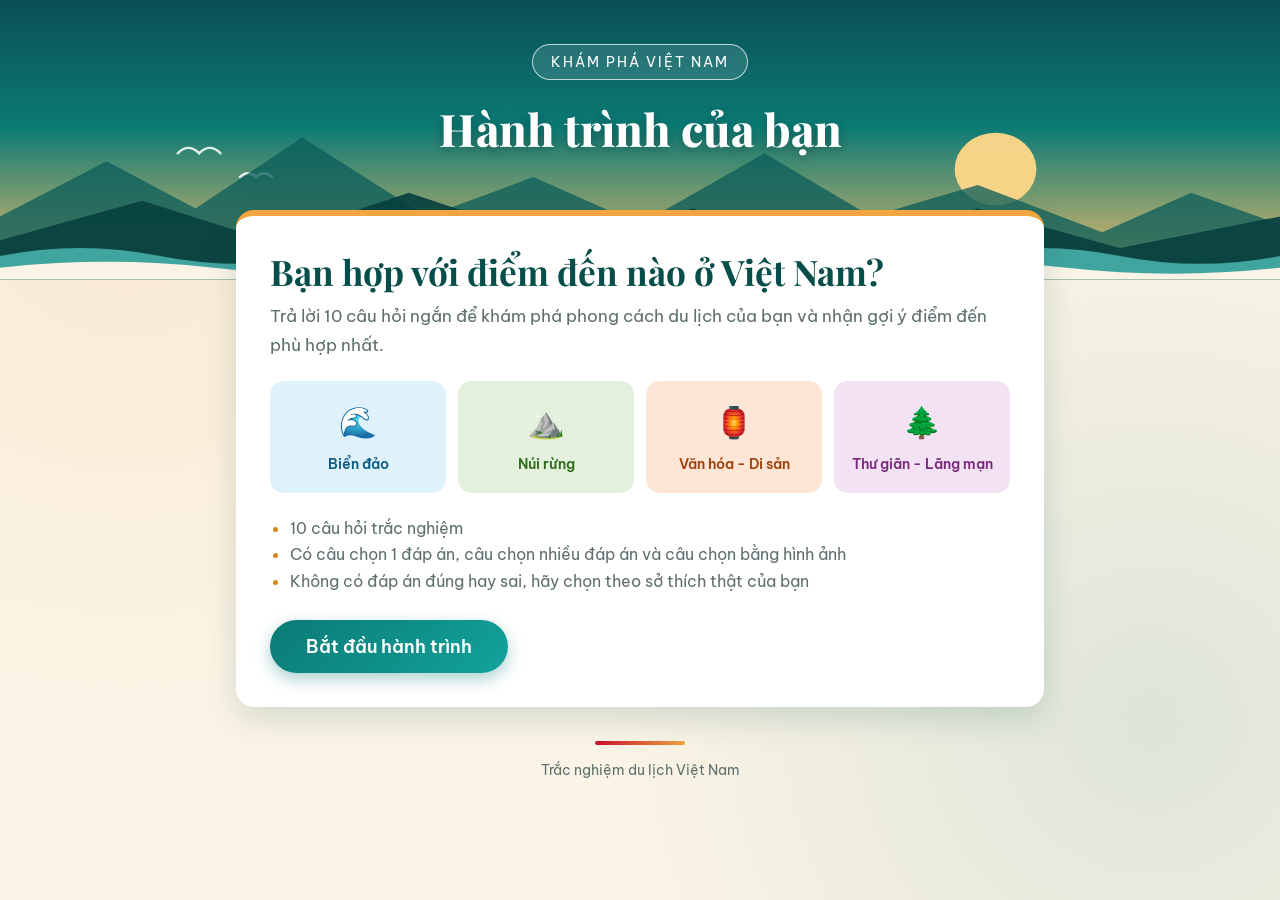
<file: index.html>
<!DOCTYPE html>
<html lang="vi">
<head>
  <meta charset="UTF-8">
  <meta name="viewport" content="width=device-width, initial-scale=1.0">
  <title>Bạn hợp với điểm đến nào ở Việt Nam?</title>
  <link rel="preconnect" href="https://fonts.googleapis.com">
  <link rel="preconnect" href="https://fonts.gstatic.com" crossorigin>
  <link href="https://fonts.googleapis.com/css2?family=Be+Vietnam+Pro:wght@400;500;600;700&family=Playfair+Display:wght@600;700;800&display=swap" rel="stylesheet">
  <link rel="stylesheet" href="style.css">
</head>
<body>

  <header class="hero">
    <div class="hero-text">
      <span class="hero-badge">Khám phá Việt Nam</span>
      <p class="hero-title">Hành trình của bạn</p>
    </div>

    <svg class="hero-art" viewBox="0 0 1440 220" preserveAspectRatio="none" aria-hidden="true">
      <circle class="sun" cx="1120" cy="80" r="46"/>
      <path class="bird" d="M200 60 q12 -14 24 0 q12 -14 24 0" />
      <path class="bird" d="M270 90 q9 -10 18 0 q9 -10 18 0" />
      <path class="mountain m1" d="M0 220 L0 140 L120 70 L220 130 L340 40 L480 140 L600 90 L720 150 L860 60 L980 140 L1100 100 L1240 160 L1340 110 L1440 150 L1440 220 Z"/>
      <path class="mountain m2" d="M0 220 L0 170 L160 120 L300 170 L460 110 L620 170 L780 130 L940 180 L1100 130 L1260 180 L1440 140 L1440 220 Z"/>
      <path class="wave w1" d="M0 190 Q90 170 180 190 T360 190 T540 190 T720 190 T900 190 T1080 190 T1260 190 T1440 190 L1440 220 L0 220 Z"/>
      <path class="wave w2" d="M0 205 Q120 190 240 205 T480 205 T720 205 T960 205 T1200 205 T1440 205 L1440 220 L0 220 Z"/>
    </svg>
  </header>

  <main class="container">

    <section id="screen-start" class="card screen active">
      <h1>Bạn hợp với điểm đến nào ở Việt Nam?</h1>
      <p class="lead">Trả lời 10 câu hỏi ngắn để khám phá phong cách du lịch của bạn và nhận gợi ý điểm đến phù hợp nhất.</p>

      <div class="style-chips">
        <div class="chip chip-bien"><span class="chip-icon">🌊</span><span>Biển đảo</span></div>
        <div class="chip chip-nui"><span class="chip-icon">⛰️</span><span>Núi rừng</span></div>
        <div class="chip chip-disan"><span class="chip-icon">🏮</span><span>Văn hóa - Di sản</span></div>
        <div class="chip chip-dalat"><span class="chip-icon">🌲</span><span>Thư giãn - Lãng mạn</span></div>
      </div>

      <ul class="hint">
        <li>10 câu hỏi trắc nghiệm</li>
        <li>Có câu chọn 1 đáp án, câu chọn nhiều đáp án và câu chọn bằng hình ảnh</li>
        <li>Không có đáp án đúng hay sai, hãy chọn theo sở thích thật của bạn</li>
      </ul>
      <button id="btn-start" class="btn primary big">Bắt đầu hành trình</button>
    </section>

    <section id="screen-quiz" class="card screen">
      <div class="progress-wrap">
        <div class="progress-text" id="progress-text">Câu 1/10</div>
        <div class="progress"><div class="progress-bar" id="progress-bar"></div></div>
      </div>
      <h2 id="question-text"></h2>
      <p class="note" id="question-note"></p>
      <div id="options" class="options"></div>
      <div class="nav">
        <button id="btn-prev" class="btn ghost">Quay lại</button>
        <button id="btn-next" class="btn primary" disabled>Tiếp theo</button>
      </div>
    </section>

    <section id="screen-result" class="card screen">
      <p class="result-label">Kết quả của bạn</p>
      <h2 id="result-title"></h2>
      <img id="result-image" class="result-image" alt="">
      <p id="result-desc" class="result-desc"></p>
      <div class="places">
        <h3>Địa điểm gợi ý</h3>
        <ul id="result-places"></ul>
      </div>
      <div class="breakdown">
        <h3>Mức độ phù hợp với từng phong cách</h3>
        <div id="result-bars"></div>
      </div>
      <button id="btn-restart" class="btn primary big">Làm lại bài trắc nghiệm</button>
    </section>

  </main>

  <footer class="footer">
    <div class="footer-line"></div>
    <p>Trắc nghiệm du lịch Việt Nam</p>
  </footer>

  <script src="java.js"></script>
</body>
</html>
</file>
<file: style.css>
:root {
  --teal: #0b7a75;
  --teal-dark: #064e4a;
  --teal-light: #e3f3f1;
  --gold: #f2a541;
  --gold-dark: #d9871a;
  --red: #c8102e;
  --sand: #fbf4e6;
  --text: #1f2d2c;
  --muted: #5d6f6e;
  --border: #d3e2e0;
  --shadow: 0 12px 32px rgba(6, 78, 74, 0.16);
  --radius: 18px;
}

* { box-sizing: border-box; }

body {
  margin: 0;
  font-family: "Be Vietnam Pro", "Segoe UI", Roboto, Arial, sans-serif;
  color: var(--text);
  line-height: 1.65;
  min-height: 100vh;
  background:
    radial-gradient(circle at 10% 20%, rgba(242, 165, 65, 0.12), transparent 40%),
    radial-gradient(circle at 90% 80%, rgba(11, 122, 117, 0.12), transparent 40%),
    var(--sand);
}

.hero {
  position: relative;
  height: 280px;
  background: linear-gradient(180deg, #0a4f56 0%, #0b7a75 45%, #f6c06a 100%);
  overflow: hidden;
}

.hero-text {
  position: relative;
  z-index: 2;
  text-align: center;
  padding-top: 44px;
  color: #fff;
}
.hero-badge {
  display: inline-block;
  padding: 6px 18px;
  border: 1.5px solid rgba(255, 255, 255, 0.7);
  border-radius: 99px;
  font-size: 0.85rem;
  letter-spacing: 2px;
  text-transform: uppercase;
  backdrop-filter: blur(4px);
  background: rgba(255, 255, 255, 0.12);
}
.hero-title {
  margin: 12px 0 0;
  font-family: "Playfair Display", Georgia, serif;
  font-size: 2.8rem;
  font-weight: 800;
  text-shadow: 0 3px 12px rgba(0, 0, 0, 0.3);
}

.hero-art {
  position: absolute;
  left: 0;
  bottom: 0;
  width: 100%;
  height: 62%;
}
.hero-art .sun { fill: #ffd98a; opacity: 0.95; }
.hero-art .bird { fill: none; stroke: #fff; stroke-width: 3; stroke-linecap: round; opacity: 0.85; }
.hero-art .m1 { fill: #0a5d5a; opacity: 0.75; }
.hero-art .m2 { fill: #07403f; opacity: 0.9; }
.hero-art .w1 { fill: #49b6b0; opacity: 0.85; animation: drift 7s ease-in-out infinite alternate; }
.hero-art .w2 { fill: #fbf4e6; animation: drift 5s ease-in-out infinite alternate-reverse; }

@keyframes drift {
  from { transform: translateX(-14px); }
  to   { transform: translateX(14px); }
}

.container {
  max-width: 840px;
  margin: -70px auto 0;
  padding: 0 16px 24px;
  position: relative;
  z-index: 3;
}

.card {
  background: #fff;
  border-radius: var(--radius);
  padding: 34px;
  box-shadow: var(--shadow);
  border-top: 6px solid var(--gold);
}

.screen { display: none; }
.screen.active { display: block; animation: fadeUp 0.5s ease both; }

@keyframes fadeUp {
  from { opacity: 0; transform: translateY(18px); }
  to   { opacity: 1; transform: translateY(0); }
}

h1, h2, h3 { font-family: "Playfair Display", Georgia, serif; color: var(--teal-dark); }
h1 { margin: 0 0 8px; font-size: 2.2rem; line-height: 1.25; }
h2 { margin: 8px 0 6px; font-size: 1.55rem; line-height: 1.35; }
h3 { margin: 22px 0 10px; font-size: 1.15rem; }

.lead { font-size: 1.08rem; color: var(--muted); margin-top: 0; }

.style-chips {
  display: grid;
  grid-template-columns: repeat(4, 1fr);
  gap: 12px;
  margin: 22px 0;
}
.chip {
  display: flex;
  flex-direction: column;
  align-items: center;
  gap: 6px;
  padding: 16px 8px;
  border-radius: 14px;
  font-weight: 600;
  font-size: 0.9rem;
  text-align: center;
  transition: transform 0.2s;
}
.chip:hover { transform: translateY(-4px) rotate(-1deg); }
.chip-icon { font-size: 1.9rem; }
.chip-bien   { background: #dff2fb; color: #0b5c80; }
.chip-nui    { background: #e3f1dc; color: #2f6a1d; }
.chip-disan  { background: #fde6d6; color: #a2410b; }
.chip-dalat  { background: #f3e2f3; color: #7a2a7d; }

.hint { color: var(--muted); padding-left: 20px; margin: 0 0 26px; }
.hint li::marker { color: var(--gold-dark); }

.note { color: var(--gold-dark); font-weight: 600; margin: 0 0 8px; min-height: 1.2em; }

.btn {
  font-family: inherit;
  border: none;
  border-radius: 12px;
  padding: 12px 26px;
  font-size: 1rem;
  font-weight: 600;
  cursor: pointer;
  transition: transform 0.15s, box-shadow 0.2s, background 0.2s, opacity 0.2s;
}
.btn:hover:not(:disabled) { transform: translateY(-2px); }
.btn.primary {
  background: linear-gradient(135deg, var(--teal), #12a39b);
  color: #fff;
  box-shadow: 0 6px 16px rgba(11, 122, 117, 0.35);
}
.btn.primary:hover:not(:disabled) { box-shadow: 0 10px 22px rgba(11, 122, 117, 0.45); }
.btn.ghost { background: #fff; color: var(--teal); border: 2px solid var(--teal); }
.btn.ghost:hover { background: var(--teal-light); }
.btn.big { padding: 15px 36px; font-size: 1.1rem; border-radius: 99px; }
.btn:disabled { opacity: 0.4; cursor: not-allowed; box-shadow: none; }

/* ========== THANH TIẾN TRÌNH ========== */
.progress-wrap { margin-bottom: 20px; }
.progress-text { font-size: 0.9rem; font-weight: 600; color: var(--teal); margin-bottom: 8px; }
.progress { height: 10px; background: var(--teal-light); border-radius: 99px; overflow: hidden; }
.progress-bar {
  height: 100%;
  width: 0;
  background: linear-gradient(90deg, var(--gold), #ffd07a);
  border-radius: 99px;
  transition: width 0.4s ease;
}

.options { display: grid; gap: 12px; margin: 16px 0 26px; }

.option {
  display: flex;
  align-items: center;
  gap: 14px;
  padding: 15px 18px;
  border: 2px solid var(--border);
  border-radius: 14px;
  cursor: pointer;
  background: #fff;
  transition: transform 0.15s, border-color 0.2s, background 0.2s, box-shadow 0.2s;
  animation: fadeUp 0.4s ease both;
}
.option:nth-child(2) { animation-delay: 0.05s; }
.option:nth-child(3) { animation-delay: 0.1s; }
.option:nth-child(4) { animation-delay: 0.15s; }
.option:nth-child(5) { animation-delay: 0.2s; }

.option:hover {
  border-color: var(--teal);
  transform: translateX(4px);
  box-shadow: 0 6px 14px rgba(11, 122, 117, 0.12);
}
.option.selected {
  border-color: var(--teal);
  background: linear-gradient(135deg, #e3f3f1, #f2fbf9);
  box-shadow: 0 6px 16px rgba(11, 122, 117, 0.2);
}

.option .mark {
  width: 24px; height: 24px; flex-shrink: 0;
  border: 2px solid var(--teal);
  border-radius: 50%;
  position: relative;
  background: #fff;
  transition: background 0.2s;
}
.option.multi .mark { border-radius: 7px; }
.option.selected .mark { background: var(--teal); }
.option.selected .mark::after {
  content: "";
  position: absolute;
  left: 7px; top: 3px;
  width: 6px; height: 11px;
  border: solid #fff;
  border-width: 0 2.5px 2.5px 0;
  transform: rotate(45deg);
}

.options.image-grid { grid-template-columns: repeat(2, 1fr); }
.option.image-option {
  flex-direction: column;
  align-items: stretch;
  padding: 8px;
  gap: 8px;
  position: relative;
  overflow: hidden;
}
.option.image-option:hover { transform: translateY(-4px); }
.option.image-option img,
.option.image-option .img-missing {
  width: 100%;
  height: 180px;
  object-fit: cover;
  border-radius: 10px;
  display: block;
  transition: transform 0.4s;
}
.option.image-option:hover img { transform: scale(1.04); }
.option.image-option .caption { text-align: center; font-weight: 600; padding-bottom: 4px; }
.option.image-option.selected::after {
  content: "✓";
  position: absolute;
  top: 14px; right: 14px;
  width: 32px; height: 32px;
  display: flex; align-items: center; justify-content: center;
  background: var(--teal);
  color: #fff;
  border-radius: 50%;
  font-weight: 700;
  box-shadow: 0 4px 10px rgba(0, 0, 0, 0.3);
}

.img-missing {
  display: flex;
  align-items: center;
  justify-content: center;
  text-align: center;
  background: repeating-linear-gradient(45deg, #e8f1f0, #e8f1f0 10px, #dbe9e7 10px, #dbe9e7 20px);
  color: var(--muted);
  font-size: 0.85rem;
  padding: 8px;
}

.nav { display: flex; justify-content: space-between; gap: 12px; }

#screen-result { text-align: center; }
#screen-result.active { animation: popIn 0.6s cubic-bezier(0.2, 0.9, 0.3, 1.2) both; }

@keyframes popIn {
  from { opacity: 0; transform: scale(0.94); }
  to   { opacity: 1; transform: scale(1); }
}

.result-label {
  display: inline-block;
  margin: 0;
  padding: 5px 16px;
  background: var(--gold);
  color: #fff;
  border-radius: 99px;
  font-weight: 700;
  font-size: 0.8rem;
  text-transform: uppercase;
  letter-spacing: 1.5px;
}
#result-title { font-size: 1.9rem; color: var(--red); margin: 14px 0; }

.result-image {
  width: 100%;
  height: 340px;
  object-fit: cover;
  border-radius: 16px;
  margin: 8px 0 16px;
  border: 6px solid #fff;
  box-shadow: 0 10px 28px rgba(0, 0, 0, 0.22);
}
div.result-image.img-missing { display: flex; }

.result-desc {
  font-size: 1.05rem;
  text-align: justify;
  background: var(--sand);
  padding: 18px 22px;
  border-left: 5px solid var(--gold);
  border-radius: 10px;
}

.places, .breakdown { text-align: left; }
.places ul { list-style: none; margin: 0 0 8px; padding: 0; display: flex; flex-wrap: wrap; gap: 10px; }
.places li {
  padding: 8px 16px;
  background: var(--teal-light);
  color: var(--teal-dark);
  border-radius: 99px;
  font-weight: 500;
  font-size: 0.95rem;
}
.places li::before { content: "📍 "; }

.bar-row { display: flex; align-items: center; gap: 12px; margin: 10px 0; }
.bar-label { width: 160px; font-size: 0.92rem; font-weight: 500; flex-shrink: 0; }
.bar-track { flex: 1; height: 16px; background: var(--teal-light); border-radius: 99px; overflow: hidden; }
.bar-fill {
  height: 100%;
  background: linear-gradient(90deg, var(--teal), #3cc5bc);
  border-radius: 99px;
  transition: width 0.9s cubic-bezier(0.2, 0.8, 0.2, 1);
}
.bar-row:first-child .bar-fill { background: linear-gradient(90deg, var(--gold-dark), #ffc766); }
.bar-value { width: 46px; text-align: right; font-size: 0.92rem; font-weight: 600; color: var(--muted); }

#btn-restart { margin-top: 28px; }

.footer { text-align: center; color: var(--muted); font-size: 0.88rem; padding: 10px 16px 28px; }
.footer-line {
  width: 90px; height: 4px; margin: 0 auto 12px;
  background: linear-gradient(90deg, var(--red), var(--gold));
  border-radius: 99px;
}

@media (max-width: 640px) {
  .hero { height: 230px; }
  .hero-title { font-size: 2rem; }
  .container { margin-top: -50px; }
  .card { padding: 20px; }
  h1 { font-size: 1.6rem; }
  #result-title { font-size: 1.5rem; }
  .style-chips { grid-template-columns: repeat(2, 1fr); }
  .options.image-grid { grid-template-columns: 1fr; }
  .result-image { height: 240px; }
  .bar-label { width: 110px; font-size: 0.82rem; }
}

@media (prefers-reduced-motion: reduce) {
  *, *::before, *::after { animation: none !important; transition: none !important; }
}
</file>
<file: css/style.css>
:root {
  --teal: #0b7a75;
  --teal-dark: #064e4a;
  --teal-light: #e3f3f1;
  --gold: #f2a541;
  --gold-dark: #d9871a;
  --red: #c8102e;
  --sand: #fbf4e6;
  --text: #1f2d2c;
  --muted: #5d6f6e;
  --border: #d3e2e0;
  --shadow: 0 12px 32px rgba(6, 78, 74, 0.16);
  --radius: 18px;
}

* { box-sizing: border-box; }

body {
  margin: 0;
  font-family: "Be Vietnam Pro", "Segoe UI", Roboto, Arial, sans-serif;
  color: var(--text);
  line-height: 1.65;
  min-height: 100vh;
  background:
    radial-gradient(circle at 10% 20%, rgba(242, 165, 65, 0.12), transparent 40%),
    radial-gradient(circle at 90% 80%, rgba(11, 122, 117, 0.12), transparent 40%),
    var(--sand);
}

.hero {
  position: relative;
  height: 280px;
  background: linear-gradient(180deg, #0a4f56 0%, #0b7a75 45%, #f6c06a 100%);
  overflow: hidden;
}

.hero-text {
  position: relative;
  z-index: 2;
  text-align: center;
  padding-top: 44px;
  color: #fff;
}
.hero-badge {
  display: inline-block;
  padding: 6px 18px;
  border: 1.5px solid rgba(255, 255, 255, 0.7);
  border-radius: 99px;
  font-size: 0.85rem;
  letter-spacing: 2px;
  text-transform: uppercase;
  backdrop-filter: blur(4px);
  background: rgba(255, 255, 255, 0.12);
}
.hero-title {
  margin: 12px 0 0;
  font-family: "Playfair Display", Georgia, serif;
  font-size: 2.8rem;
  font-weight: 800;
  text-shadow: 0 3px 12px rgba(0, 0, 0, 0.3);
}

.hero-art {
  position: absolute;
  left: 0;
  bottom: 0;
  width: 100%;
  height: 62%;
}
.hero-art .sun { fill: #ffd98a; opacity: 0.95; }
.hero-art .bird { fill: none; stroke: #fff; stroke-width: 3; stroke-linecap: round; opacity: 0.85; }
.hero-art .m1 { fill: #0a5d5a; opacity: 0.75; }
.hero-art .m2 { fill: #07403f; opacity: 0.9; }
.hero-art .w1 { fill: #49b6b0; opacity: 0.85; animation: drift 7s ease-in-out infinite alternate; }
.hero-art .w2 { fill: #fbf4e6; animation: drift 5s ease-in-out infinite alternate-reverse; }

@keyframes drift {
  from { transform: translateX(-14px); }
  to   { transform: translateX(14px); }
}

.container {
  max-width: 840px;
  margin: -70px auto 0;
  padding: 0 16px 24px;
  position: relative;
  z-index: 3;
}

.card {
  background: #fff;
  border-radius: var(--radius);
  padding: 34px;
  box-shadow: var(--shadow);
  border-top: 6px solid var(--gold);
}

.screen { display: none; }
.screen.active { display: block; animation: fadeUp 0.5s ease both; }

@keyframes fadeUp {
  from { opacity: 0; transform: translateY(18px); }
  to   { opacity: 1; transform: translateY(0); }
}

h1, h2, h3 { font-family: "Playfair Display", Georgia, serif; color: var(--teal-dark); }
h1 { margin: 0 0 8px; font-size: 2.2rem; line-height: 1.25; }
h2 { margin: 8px 0 6px; font-size: 1.55rem; line-height: 1.35; }
h3 { margin: 22px 0 10px; font-size: 1.15rem; }

.lead { font-size: 1.08rem; color: var(--muted); margin-top: 0; }

.style-chips {
  display: grid;
  grid-template-columns: repeat(4, 1fr);
  gap: 12px;
  margin: 22px 0;
}
.chip {
  display: flex;
  flex-direction: column;
  align-items: center;
  gap: 6px;
  padding: 16px 8px;
  border-radius: 14px;
  font-weight: 600;
  font-size: 0.9rem;
  text-align: center;
  transition: transform 0.2s;
}
.chip:hover { transform: translateY(-4px) rotate(-1deg); }
.chip-icon { font-size: 1.9rem; }
.chip-bien   { background: #dff2fb; color: #0b5c80; }
.chip-nui    { background: #e3f1dc; color: #2f6a1d; }
.chip-disan  { background: #fde6d6; color: #a2410b; }
.chip-dalat  { background: #f3e2f3; color: #7a2a7d; }

.hint { color: var(--muted); padding-left: 20px; margin: 0 0 26px; }
.hint li::marker { color: var(--gold-dark); }

.note { color: var(--gold-dark); font-weight: 600; margin: 0 0 8px; min-height: 1.2em; }

.btn {
  font-family: inherit;
  border: none;
  border-radius: 12px;
  padding: 12px 26px;
  font-size: 1rem;
  font-weight: 600;
  cursor: pointer;
  transition: transform 0.15s, box-shadow 0.2s, background 0.2s, opacity 0.2s;
}
.btn:hover:not(:disabled) { transform: translateY(-2px); }
.btn.primary {
  background: linear-gradient(135deg, var(--teal), #12a39b);
  color: #fff;
  box-shadow: 0 6px 16px rgba(11, 122, 117, 0.35);
}
.btn.primary:hover:not(:disabled) { box-shadow: 0 10px 22px rgba(11, 122, 117, 0.45); }
.btn.ghost { background: #fff; color: var(--teal); border: 2px solid var(--teal); }
.btn.ghost:hover { background: var(--teal-light); }
.btn.big { padding: 15px 36px; font-size: 1.1rem; border-radius: 99px; }
.btn:disabled { opacity: 0.4; cursor: not-allowed; box-shadow: none; }

/* ========== THANH TIẾN TRÌNH ========== */
.progress-wrap { margin-bottom: 20px; }
.progress-text { font-size: 0.9rem; font-weight: 600; color: var(--teal); margin-bottom: 8px; }
.progress { height: 10px; background: var(--teal-light); border-radius: 99px; overflow: hidden; }
.progress-bar {
  height: 100%;
  width: 0;
  background: linear-gradient(90deg, var(--gold), #ffd07a);
  border-radius: 99px;
  transition: width 0.4s ease;
}

.options { display: grid; gap: 12px; margin: 16px 0 26px; }

.option {
  display: flex;
  align-items: center;
  gap: 14px;
  padding: 15px 18px;
  border: 2px solid var(--border);
  border-radius: 14px;
  cursor: pointer;
  background: #fff;
  transition: transform 0.15s, border-color 0.2s, background 0.2s, box-shadow 0.2s;
  animation: fadeUp 0.4s ease both;
}
.option:nth-child(2) { animation-delay: 0.05s; }
.option:nth-child(3) { animation-delay: 0.1s; }
.option:nth-child(4) { animation-delay: 0.15s; }
.option:nth-child(5) { animation-delay: 0.2s; }

.option:hover {
  border-color: var(--teal);
  transform: translateX(4px);
  box-shadow: 0 6px 14px rgba(11, 122, 117, 0.12);
}
.option.selected {
  border-color: var(--teal);
  background: linear-gradient(135deg, #e3f3f1, #f2fbf9);
  box-shadow: 0 6px 16px rgba(11, 122, 117, 0.2);
}

.option .mark {
  width: 24px; height: 24px; flex-shrink: 0;
  border: 2px solid var(--teal);
  border-radius: 50%;
  position: relative;
  background: #fff;
  transition: background 0.2s;
}
.option.multi .mark { border-radius: 7px; }
.option.selected .mark { background: var(--teal); }
.option.selected .mark::after {
  content: "";
  position: absolute;
  left: 7px; top: 3px;
  width: 6px; height: 11px;
  border: solid #fff;
  border-width: 0 2.5px 2.5px 0;
  transform: rotate(45deg);
}

.options.image-grid { grid-template-columns: repeat(2, 1fr); }
.option.image-option {
  flex-direction: column;
  align-items: stretch;
  padding: 8px;
  gap: 8px;
  position: relative;
  overflow: hidden;
}
.option.image-option:hover { transform: translateY(-4px); }
.option.image-option img,
.option.image-option .img-missing {
  width: 100%;
  height: 180px;
  object-fit: cover;
  border-radius: 10px;
  display: block;
  transition: transform 0.4s;
}
.option.image-option:hover img { transform: scale(1.04); }
.option.image-option .caption { text-align: center; font-weight: 600; padding-bottom: 4px; }
.option.image-option.selected::after {
  content: "✓";
  position: absolute;
  top: 14px; right: 14px;
  width: 32px; height: 32px;
  display: flex; align-items: center; justify-content: center;
  background: var(--teal);
  color: #fff;
  border-radius: 50%;
  font-weight: 700;
  box-shadow: 0 4px 10px rgba(0, 0, 0, 0.3);
}

.img-missing {
  display: flex;
  align-items: center;
  justify-content: center;
  text-align: center;
  background: repeating-linear-gradient(45deg, #e8f1f0, #e8f1f0 10px, #dbe9e7 10px, #dbe9e7 20px);
  color: var(--muted);
  font-size: 0.85rem;
  padding: 8px;
}

.nav { display: flex; justify-content: space-between; gap: 12px; }

#screen-result { text-align: center; }
#screen-result.active { animation: popIn 0.6s cubic-bezier(0.2, 0.9, 0.3, 1.2) both; }

@keyframes popIn {
  from { opacity: 0; transform: scale(0.94); }
  to   { opacity: 1; transform: scale(1); }
}

.result-label {
  display: inline-block;
  margin: 0;
  padding: 5px 16px;
  background: var(--gold);
  color: #fff;
  border-radius: 99px;
  font-weight: 700;
  font-size: 0.8rem;
  text-transform: uppercase;
  letter-spacing: 1.5px;
}
#result-title { font-size: 1.9rem; color: var(--red); margin: 14px 0; }

.result-image {
  width: 100%;
  height: 340px;
  object-fit: cover;
  border-radius: 16px;
  margin: 8px 0 16px;
  border: 6px solid #fff;
  box-shadow: 0 10px 28px rgba(0, 0, 0, 0.22);
}
div.result-image.img-missing { display: flex; }

.result-desc {
  font-size: 1.05rem;
  text-align: justify;
  background: var(--sand);
  padding: 18px 22px;
  border-left: 5px solid var(--gold);
  border-radius: 10px;
}

.places, .breakdown { text-align: left; }
.places ul { list-style: none; margin: 0 0 8px; padding: 0; display: flex; flex-wrap: wrap; gap: 10px; }
.places li {
  padding: 8px 16px;
  background: var(--teal-light);
  color: var(--teal-dark);
  border-radius: 99px;
  font-weight: 500;
  font-size: 0.95rem;
}
.places li::before { content: "📍 "; }

.bar-row { display: flex; align-items: center; gap: 12px; margin: 10px 0; }
.bar-label { width: 160px; font-size: 0.92rem; font-weight: 500; flex-shrink: 0; }
.bar-track { flex: 1; height: 16px; background: var(--teal-light); border-radius: 99px; overflow: hidden; }
.bar-fill {
  height: 100%;
  background: linear-gradient(90deg, var(--teal), #3cc5bc);
  border-radius: 99px;
  transition: width 0.9s cubic-bezier(0.2, 0.8, 0.2, 1);
}
.bar-row:first-child .bar-fill { background: linear-gradient(90deg, var(--gold-dark), #ffc766); }
.bar-value { width: 46px; text-align: right; font-size: 0.92rem; font-weight: 600; color: var(--muted); }

#btn-restart { margin-top: 28px; }

.footer { text-align: center; color: var(--muted); font-size: 0.88rem; padding: 10px 16px 28px; }
.footer-line {
  width: 90px; height: 4px; margin: 0 auto 12px;
  background: linear-gradient(90deg, var(--red), var(--gold));
  border-radius: 99px;
}

@media (max-width: 640px) {
  .hero { height: 230px; }
  .hero-title { font-size: 2rem; }
  .container { margin-top: -50px; }
  .card { padding: 20px; }
  h1 { font-size: 1.6rem; }
  #result-title { font-size: 1.5rem; }
  .style-chips { grid-template-columns: repeat(2, 1fr); }
  .options.image-grid { grid-template-columns: 1fr; }
  .result-image { height: 240px; }
  .bar-label { width: 110px; font-size: 0.82rem; }
}

@media (prefers-reduced-motion: reduce) {
  *, *::before, *::after { animation: none !important; transition: none !important; }
}
</file>
